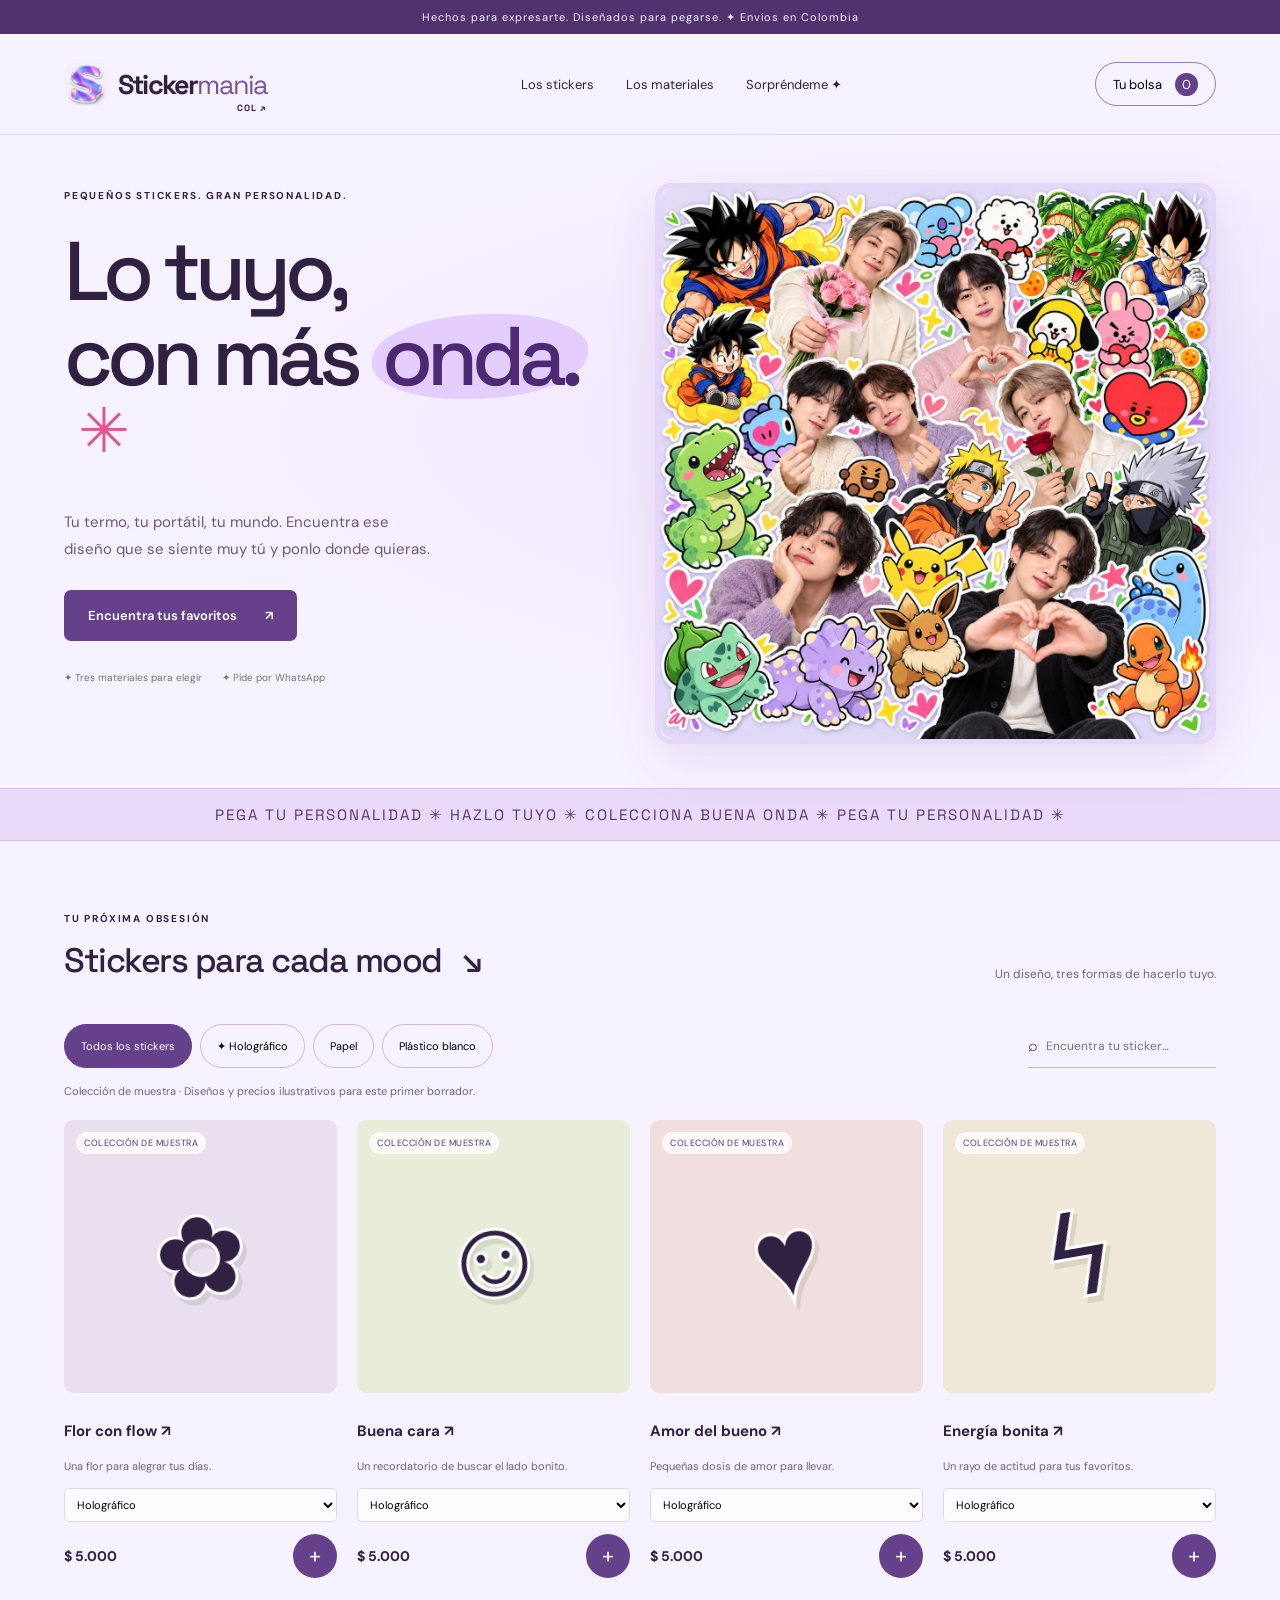
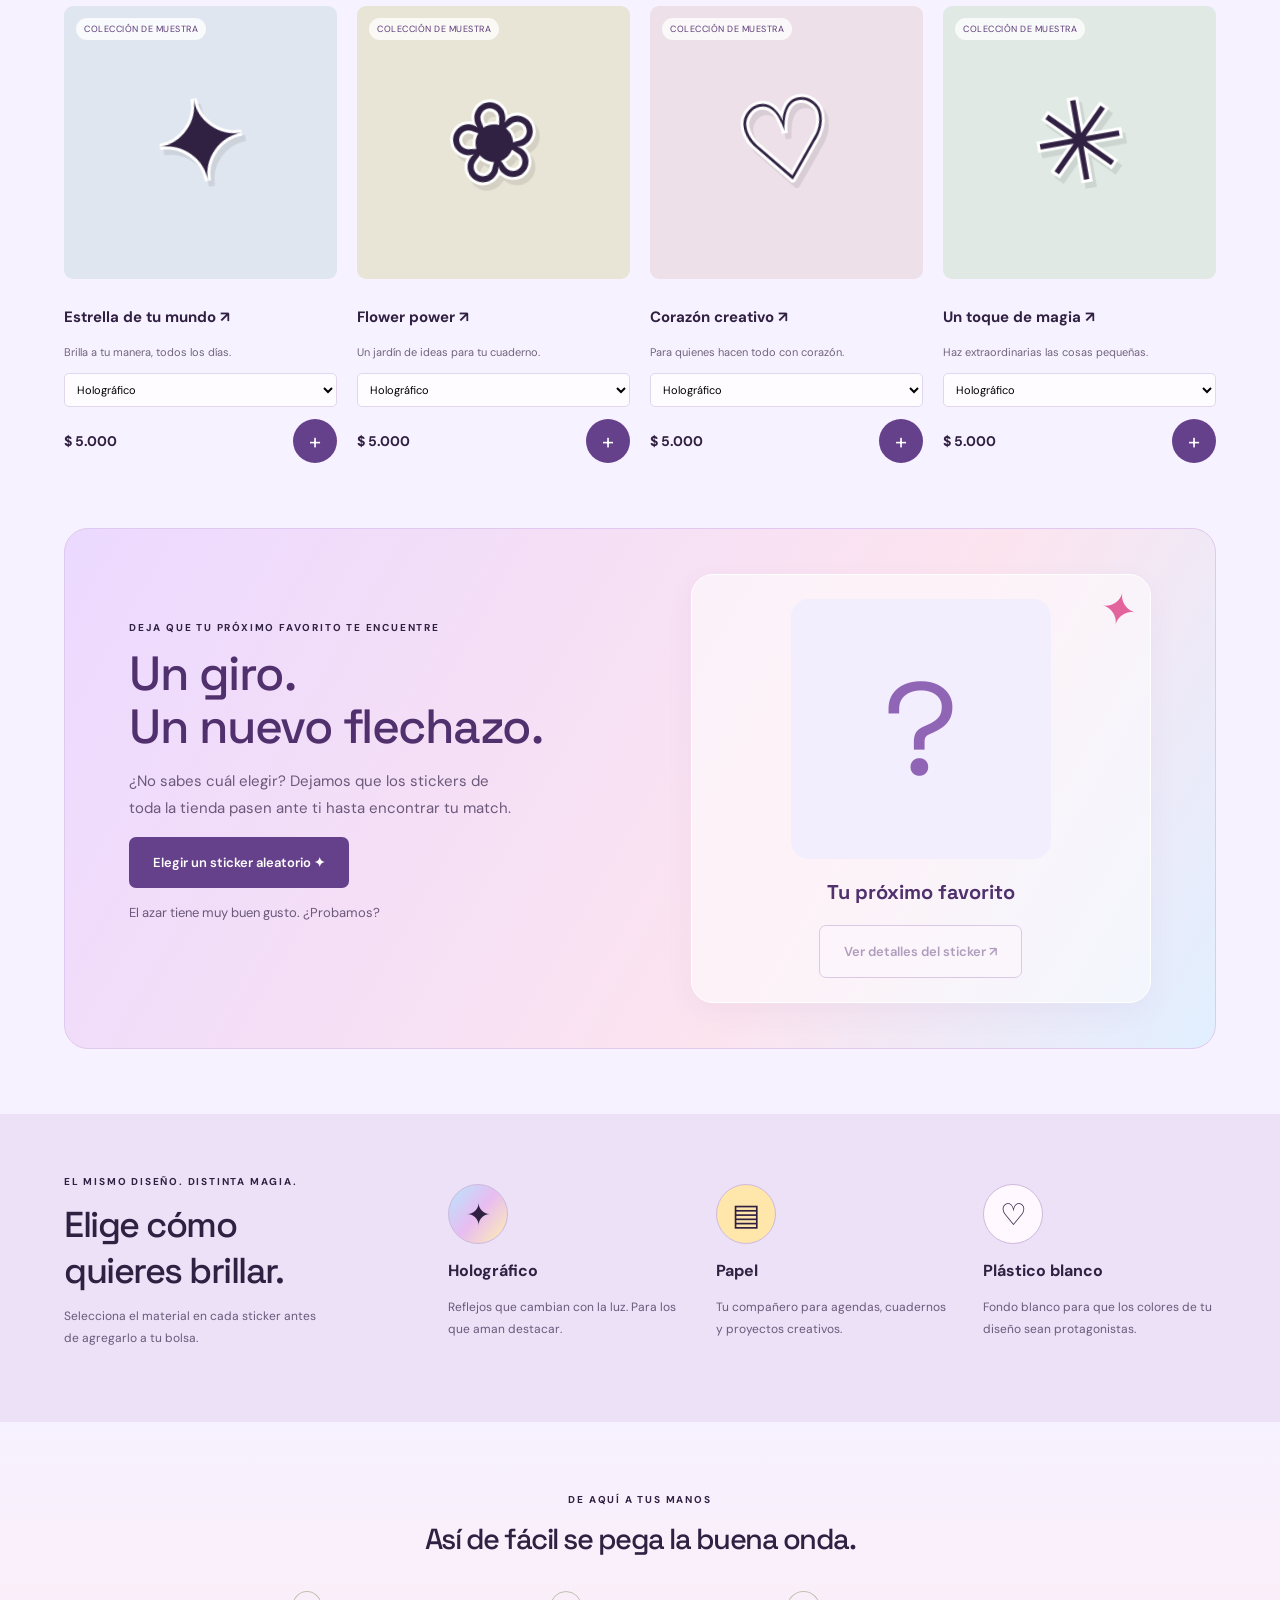
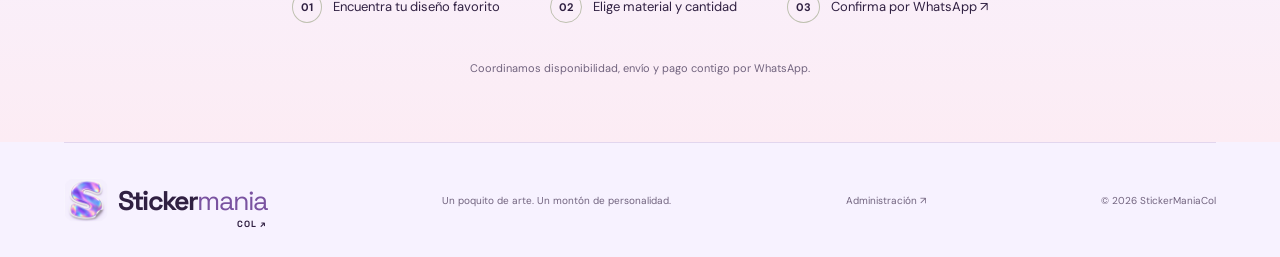
<file: index.html>
<!doctype html>
<html lang="es"><head><meta charset="UTF-8"><meta name="viewport" content="width=device-width,initial-scale=1"><meta name="theme-color" content="#f7f2ff"><meta name="description" content="Stickers con mucha personalidad. Elige tu diseño, material y pide por WhatsApp en StickerManiaCol."><title>StickerManiaCol · Dale personalidad a lo tuyo</title><link rel="icon" type="image/png" sizes="32x32" href="assets/favicon-32-v2.png"><link rel="icon" type="image/png" sizes="192x192" href="assets/logo-symbol-v2.png"><link rel="apple-touch-icon" sizes="180x180" href="assets/apple-touch-icon-v2.png"><link rel="stylesheet" href="styles.css"><script src="app.js" defer></script><script src="surprise.js" defer></script></head>
<body><div class="announcement">Hechos para expresarte. Diseñados para pegarse. ✦ Envíos en Colombia</div><header><a href="index.html" class="logo" aria-label="StickerManiaCol, inicio"><img src="assets/logo-symbol-v2.png" alt="" width="44" height="44"><span class="wordmark">Sticker<span>mania</span><small>COL ↗</small></span></a><nav><a href="#catalogo">Los stickers</a><a href="#materiales">Los materiales</a><a href="#sorpresa">Sorpréndeme ✦</a></nav><button id="cart-open" class="cart-button">Tu bolsa <span id="cart-count">0</span></button></header>
<main><section class="hero"><div class="hero-copy"><span class="eyebrow">PEQUEÑOS STICKERS. GRAN PERSONALIDAD.</span><h1>Lo tuyo,<br>con más <em>onda.</em><span class="spark">✳</span></h1><p>Tu termo, tu portátil, tu mundo. Encuentra ese diseño que se siente muy tú y ponlo donde quieras.</p><a class="button dark" href="#catalogo">Encuentra tus favoritos <span>↗</span></a><div class="hero-foot">✦ Tres materiales para elegir <span>✦ Pide por WhatsApp</span></div></div><div class="hero-art hero-collage"><img class="collage-image" src="assets/sticker-collage.jpg" width="1024" height="1024" fetchpriority="high" alt="Collage de stickers de K-pop, BT21, Dragon Ball, Naruto, Pokémon y dinosaurios"></div></section>
<div class="ticker">PEGA TU PERSONALIDAD ✳ HAZLO TUYO ✳ COLECCIONA BUENA ONDA ✳ PEGA TU PERSONALIDAD ✳</div>
<section id="catalogo" class="catalog"><div class="section-heading"><div><span class="eyebrow">TU PRÓXIMA OBSESIÓN</span><h2>Stickers para cada mood<span>↘</span></h2></div><p>Un diseño, tres formas de hacerlo tuyo.</p></div><div class="catalog-toolbar"><div class="filters" role="group" aria-label="Filtrar por material"><button class="active" data-filter="all">Todos los stickers</button><button data-filter="holografico">✦ Holográfico</button><button data-filter="papel">Papel</button><button data-filter="plastico">Plástico blanco</button></div><label class="search">⌕ <input id="search" type="search" placeholder="Encuentra tu sticker…" aria-label="Buscar stickers"></label></div><p class="demo-note" id="demo-note">Colección de muestra · Diseños y precios ilustrativos para este primer borrador.</p><div id="products" class="products"></div><p id="empty" hidden>No encontramos stickers con esa búsqueda.</p></section>
<section id="sorpresa" class="surprise-section"><div class="surprise-copy"><span class="eyebrow">DEJA QUE TU PRÓXIMO FAVORITO TE ENCUENTRE</span><h2>Un giro.<br>Un nuevo flechazo.</h2><p>¿No sabes cuál elegir? Dejamos que los stickers de toda la tienda pasen ante ti hasta encontrar tu match.</p><button id="surprise-start" class="button dark">Elegir un sticker aleatorio ✦</button><p class="surprise-status" id="surprise-status" role="status">El azar tiene muy buen gusto. ¿Probamos?</p></div><div id="surprise-stage" class="surprise-stage"><span class="surprise-star" aria-hidden="true">✦</span><button id="surprise-preview" class="surprise-preview" aria-label="Ver detalles del sticker elegido"><span class="surprise-question">?</span></button><h3 id="surprise-name">Tu próximo favorito</h3><button id="surprise-result" class="button secondary" disabled>Ver detalles del sticker ↗</button></div></section>
<section id="materiales" class="materials"><div><span class="eyebrow">EL MISMO DISEÑO. DISTINTA MAGIA.</span><h2>Elige cómo <br>quieres brillar.</h2><p>Selecciona el material en cada sticker antes de agregarlo a tu bolsa.</p></div><article><span class="material-icon holo">✦</span><h3>Holográfico</h3><p>Reflejos que cambian con la luz. Para los que aman destacar.</p></article><article><span class="material-icon paper">▤</span><h3>Papel</h3><p>Tu compañero para agendas, cuadernos y proyectos creativos.</p></article><article><span class="material-icon plastic">♡</span><h3>Plástico blanco</h3><p>Fondo blanco para que los colores de tu diseño sean protagonistas.</p></article></section>
<section class="how"><span class="eyebrow">DE AQUÍ A TUS MANOS</span><h2>Así de fácil se pega la buena onda.</h2><div><p><b>01</b> Encuentra tu diseño favorito</p><p><b>02</b> Elige material y cantidad</p><p><b>03</b> Confirma por WhatsApp ↗</p></div><small>Coordinamos disponibilidad, envío y pago contigo por WhatsApp.</small></section></main><footer><a href="index.html" class="logo" aria-label="StickerManiaCol, inicio"><img src="assets/logo-symbol-v2.png" alt="" width="44" height="44"><span class="wordmark">Sticker<span>mania</span><small>COL ↗</small></span></a><p>Un poquito de arte. Un montón de personalidad.</p><a href="admin.html">Administración ↗</a><small>© <span id="year"></span> StickerManiaCol</small></footer>
<dialog id="cart"><div class="dialog-heading"><h2>Tu bolsa <span>✦</span></h2><button id="cart-close" aria-label="Cerrar bolsa">✕</button></div><div id="cart-items"></div><div class="cart-total"><span>Total de productos</span><strong id="cart-total"></strong></div><p class="muted">El envío se acuerda por WhatsApp. El pedido queda sujeto a confirmación.</p><label class="field">Tu nombre (opcional)<input id="customer-name" maxlength="80" placeholder="¿Cómo te llamas?"></label><label class="field">Notas para tu pedido<textarea id="order-notes" maxlength="500" placeholder="Ciudad, indicaciones o algo que quieras contarnos"></textarea></label><button class="button dark" id="checkout">Pedir por WhatsApp ↗</button></dialog><dialog id="sticker-detail" aria-labelledby="detail-title"><div class="dialog-heading"><h2 id="detail-title"></h2><button id="detail-close" aria-label="Cerrar detalles">✕</button></div><div id="detail-art" class="product-art detail-art"></div><p id="detail-description"></p><p id="detail-demo" class="muted" hidden>Diseño y precio de muestra de este borrador.</p><label class="field">Elige el material<select id="detail-material"></select></label><div class="detail-bottom"><strong id="detail-price"></strong><button id="detail-add" class="button dark">Agregar a mi bolsa +</button></div></dialog><div id="toast" role="status"></div></body></html>
</file>
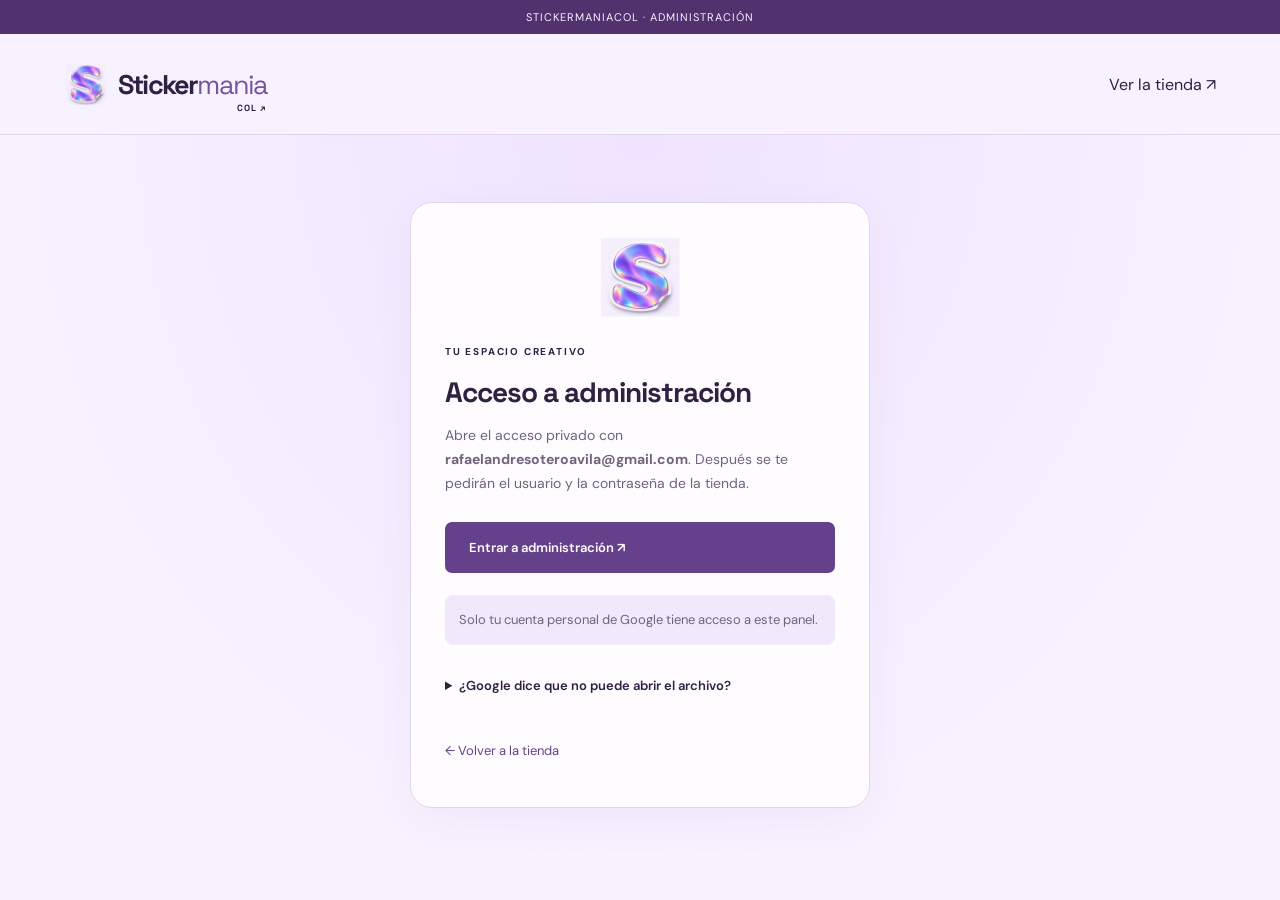
<file: admin.html>
<!doctype html>
<html lang="es"><head><meta charset="UTF-8"><meta name="viewport" content="width=device-width,initial-scale=1"><meta name="robots" content="noindex,nofollow"><meta name="theme-color" content="#f7f2ff"><title>Acceso a administración · StickerManiaCol</title><link rel="icon" type="image/png" sizes="32x32" href="assets/favicon-32-v2.png"><link rel="apple-touch-icon" href="assets/apple-touch-icon-v2.png"><link rel="stylesheet" href="styles.css"></head>
<body><div class="announcement">STICKERMANIACOL · ADMINISTRACIÓN</div><header><a class="logo" href="index.html" aria-label="StickerManiaCol, inicio"><img src="assets/logo-symbol-v2.png" alt="" width="44" height="44"><span class="wordmark">Sticker<span>mania</span><small>COL ↗</small></span></a><a href="index.html">Ver la tienda ↗</a></header>
<main class="login-main"><section class="login-card" aria-labelledby="login-title"><img class="login-symbol" src="assets/logo-symbol-v2.png" width="80" height="80" alt=""><span class="eyebrow">TU ESPACIO CREATIVO</span><h1 id="login-title">Acceso a administración</h1>
<p>Abre el acceso privado con <strong>rafaelandresoteroavila@gmail.com</strong>. Después se te pedirán el usuario y la contraseña de la tienda.</p><a class="button dark login-submit" id="private-access-link" href="https://script.google.com/macros/s/AKfycbw0k5e82NzuSZ7t0lenQGdKAOdHnWjCoQfDfiaFUlwE_Ag7RpkzxRWwPGrtB8LLWZlo/exec">Entrar a administración ↗</a><p id="login-status" class="login-status" role="status">Solo tu cuenta personal de Google tiene acceso a este panel.</p><details class="access-help"><summary>¿Google dice que no puede abrir el archivo?</summary><p>Puede ocurrir cuando el navegador usa otra cuenta de Google o tiene varias abiertas. Abre esta página en una ventana privada o de incógnito, inicia sesión únicamente con tu Gmail personal y pulsa «Entrar a administración».</p><p>No necesitas volver a autorizar el proyecto ni cambiar la contraseña.</p></details><a class="login-back" href="index.html">← Volver a la tienda</a></section></main></body></html>
</file>
<file: styles.css>
@import url('https://fonts.googleapis.com/css2?family=DM+Sans:wght@400;500;600;700&family=Space+Grotesk:wght@400;500;600;700&display=swap');
[hidden]{display:none!important}
:root{--ink:#24271f;--cream:#f6f3ec;--lime:#d5ef70;--muted:#707168;--line:#deded4}*{box-sizing:border-box}html{scroll-behavior:smooth;scroll-padding-top:30px}body{margin:0;background:var(--cream);color:var(--ink);font-family:'DM Sans',sans-serif}button,input,select,textarea{font:inherit}button,a,input,select,textarea{touch-action:manipulation}button,a{ -webkit-tap-highlight-color:transparent}button{cursor:pointer}a{color:inherit;text-decoration:none}button:focus-visible,a:focus-visible{outline:3px solid #8070b6;outline-offset:4px}.announcement{background:var(--ink);color:var(--cream);font-size:11px;text-align:center;padding:10px;letter-spacing:1px}header{max-width:1380px;margin:auto;display:flex;align-items:center;justify-content:space-between;padding:28px 5%;border-bottom:1px solid var(--line)}.logo{font-family:'Space Grotesk',sans-serif;font-weight:700;font-size:27px;letter-spacing:-1.8px;position:relative}.logo span{font-weight:400}.logo small{font-size:9px;letter-spacing:1px;position:absolute;right:0;bottom:-12px}nav{display:flex;gap:32px;font-size:13px}.cart-button{border:1px solid var(--ink);border-radius:30px;background:none;padding:10px 17px;font-size:13px}.cart-button span{background:var(--ink);color:white;padding:3px 7px;border-radius:50%;margin-left:10px}.hero{max-width:1380px;margin:auto;display:grid;grid-template-columns:1fr 1fr;min-height:570px;padding:48px 5% 44px;gap:30px}.eyebrow{font-size:10px;font-weight:700;letter-spacing:1.8px}.hero h1{font-family:'Space Grotesk',sans-serif;font-size:clamp(60px,6.5vw,98px);line-height:1.02;letter-spacing:-6px;margin:25px 0;position:relative;font-weight:500}.hero h1 em{font-style:normal;background:var(--lime);padding:0 10px;border-radius:55% 40%;display:inline-block}.spark{font-size:62px;vertical-align:top;margin-left:14px}.hero p{color:#64665c;font-size:15px;line-height:1.8;max-width:370px}.button{display:inline-flex;justify-content:space-between;align-items:center;gap:28px;padding:17px 24px;border-radius:7px;font-weight:600;font-size:13px;border:0}.dark{background:var(--ink);color:white}.hero .button{margin-top:12px}.hero-foot{font-size:10px;margin-top:30px;color:#74766a;display:flex;gap:20px}.hero-art{background:#e9e6f1;position:relative;border-radius:16px;overflow:hidden;min-height:450px;background-image:radial-gradient(#b9b2c5 .8px,transparent .8px);background-size:20px 20px}.art-note{position:absolute;right:30px;top:28px;font-size:14px;transform:rotate(7deg)}.sticker{position:absolute;filter:drop-shadow(4px 9px 0 #35302b18);-webkit-text-stroke:7px white;paint-order:stroke fill;line-height:1}.flower{color:#df724b;font-size:210px;top:20px;left:30px;transform:rotate(-13deg)}.smile{background:#d5ef70;color:#343d24;border:9px solid white;border-radius:50%;font-family:Arial;font-size:140px;right:32px;top:105px;transform:rotate(15deg);-webkit-text-stroke:0;width:167px;height:167px;display:grid;place-content:center}.word{font-family:'Space Grotesk',sans-serif;background:#b9adcf;border:8px solid white;padding:18px 24px;border-radius:30% 20%;font-size:35px;font-weight:700;bottom:55px;left:40px;transform:rotate(-12deg);text-align:center;-webkit-text-stroke:0}.word i{color:#faf9f2}.bolt{color:#ffe489;font-size:180px;right:52px;bottom:25px;transform:rotate(15deg)}.heart{color:#d17598;font-size:85px;top:12px;right:44px;transform:rotate(15deg)}.art-bottom{position:absolute;bottom:17px;left:29px;font-size:10px;letter-spacing:1px}.ticker{background:var(--lime);border-block:1px solid var(--ink);padding:16px;text-align:center;font-family:'Space Grotesk',sans-serif;font-size:15px;letter-spacing:2px;white-space:nowrap;overflow:hidden}.catalog{max-width:1380px;margin:auto;padding:65px 5%}.section-heading{display:flex;justify-content:space-between;align-items:end;gap:20px}h2{font-family:'Space Grotesk',sans-serif;font-weight:500;font-size:34px;letter-spacing:-1.5px;margin:12px 0}.section-heading h2 span{margin-left:20px}.section-heading p{color:var(--muted);font-size:12px}.catalog-toolbar{display:flex;justify-content:space-between;gap:15px;margin:30px 0 16px}.filters{display:flex;gap:8px;flex-wrap:wrap}.filters button{background:transparent;border:1px solid #d3d4c8;border-radius:25px;padding:10px 16px;font-size:11px}.filters button.active{background:var(--ink);border-color:var(--ink);color:white}.search{border-bottom:1px solid #bbbfb0;display:flex;align-items:center;gap:8px}.search input{background:none;border:0;padding:10px 0;width:170px;outline:none;font-size:12px}.demo-note{font-size:11px;color:var(--muted);margin-bottom:22px}.products{display:grid;grid-template-columns:repeat(4,1fr);gap:28px 20px}.product-art{aspect-ratio:1;display:grid;place-items:center;position:relative;border-radius:9px;overflow:hidden;background:#eeede6}.product-art img{width:100%;height:100%;object-fit:contain;padding:20px}.product-art .sample{font-size:110px;filter:drop-shadow(3px 6px 0 #00000016);-webkit-text-stroke:6px white;paint-order:stroke fill;transform:rotate(-10deg);font-family:Arial}.product-art .tag{position:absolute;top:12px;left:12px;padding:5px 8px;border-radius:20px;background:#ffffffc9;font-size:9px;letter-spacing:.5px}.product h3{font-size:15px;margin:16px 0 5px}.product p{font-size:11px;line-height:1.6;color:var(--muted);margin:0 0 12px}.product select{width:100%;background:none;border:1px solid var(--line);padding:8px;border-radius:5px;font-size:11px}.product-bottom{display:flex;justify-content:space-between;align-items:center;margin-top:12px}.product-bottom strong{font-size:14px}.add{background:var(--ink);color:white;border:0;border-radius:50%;width:31px;height:31px;font-size:22px}.materials{background:#ece9df;display:grid;grid-template-columns:1.5fr 1fr 1fr 1fr;gap:35px;padding:55px max(5%,calc((100vw - 1242px)/2))}.materials h2{font-size:36px}.materials p{font-size:12px;line-height:1.8;color:#6a6b60;max-width:260px}.materials article{padding:15px 0}.materials h3{font-size:16px}.material-icon{display:grid;place-content:center;height:60px;width:60px;border-radius:50%;font-size:30px;border:1px solid #c5c4b8}.holo{background:linear-gradient(130deg,#b9e6df,#ddd1f0,#eae8b3)}.paper{background:#e4caa6}.plastic{background:white}.how{text-align:center;padding:65px 5%}.how h2{font-size:29px}.how>div{display:flex;justify-content:center;gap:50px;margin:28px 0}.how p{font-size:13px}.how b{font-size:11px;border:1px solid #bfc1b1;padding:8px;border-radius:50%;margin-right:8px}.how small{color:var(--muted);font-size:11px}footer{border-top:1px solid var(--line);margin:0 5%;padding:35px 0;display:flex;align-items:center;justify-content:space-between;gap:25px}footer p,footer>a:not(.logo),footer>small{font-size:10px;color:var(--muted)}dialog{background:var(--cream);color:var(--ink);border:0;border-radius:15px;width:min(520px,94vw);max-height:90vh;padding:28px}dialog::backdrop{background:#20251d88;backdrop-filter:blur(4px)}.dialog-heading{display:flex;align-items:center;justify-content:space-between}.dialog-heading h2{font-size:28px}.dialog-heading button{background:none;border:0;font-size:22px}.cart-row{padding:18px 0;border-bottom:1px solid var(--line);display:flex;justify-content:space-between;gap:12px}.cart-row h3{font-size:14px;margin:0 0 5px}.cart-row small{font-size:11px;color:var(--muted)}.quantity{display:flex;align-items:center;gap:12px;margin-top:10px}.quantity button{border:1px solid var(--line);background:transparent;border-radius:4px;padding:2px 9px}.remove{font-size:11px;background:none;border:0;text-decoration:underline;color:var(--muted)}.cart-total{display:flex;justify-content:space-between;margin-top:24px}.muted{font-size:12px;color:var(--muted);line-height:1.7}.field{display:flex;flex-direction:column;gap:7px;font-size:12px;margin:16px 0}.field input,.field textarea,.field select{padding:12px;border:1px solid #cccfc1;border-radius:5px;background:#fffefa;min-width:0}textarea{min-height:80px;resize:vertical}#checkout{width:100%;margin-top:6px}button:disabled{opacity:.45;cursor:not-allowed}#toast{position:fixed;bottom:24px;left:50%;transform:translate(-50%,20px);padding:13px 23px;background:var(--ink);color:white;border-radius:30px;font-size:13px;opacity:0;pointer-events:none;transition:.2s;z-index:10}#toast.show{opacity:1;transform:translate(-50%,0)}.admin-main{max-width:1100px;margin:auto;padding:50px 5%}.admin-intro{max-width:700px}.admin-panel{background:#fffdf7;border:1px solid var(--line);border-radius:12px;padding:24px;margin:25px 0}.admin-panel h2{font-size:23px}.form-grid{display:grid;grid-template-columns:1fr 1fr;gap:0 20px}.price-grid{display:grid;grid-template-columns:repeat(3,1fr);gap:15px}.full{grid-column:1/-1}.admin-actions{display:flex;gap:12px;flex-wrap:wrap;margin-top:18px}.secondary{background:transparent;border:1px solid var(--ink);color:var(--ink)}.bulk-wrap{overflow:auto}table{width:100%;border-collapse:collapse;font-size:12px;min-width:780px}th,td{text-align:left;padding:10px;border-bottom:1px solid var(--line)}td input{width:100%;min-width:90px;padding:8px;border:1px solid var(--line);border-radius:4px}th{font-size:10px}td button{border:0;background:none}.admin-list-row{display:flex;justify-content:space-between;gap:15px;align-items:center;border-bottom:1px solid var(--line);padding:15px 0}.admin-list-row p{font-size:12px;color:var(--muted)}.admin-list-row button{border:1px solid var(--line);background:none;padding:7px 10px;border-radius:5px}.status{font-size:12px;line-height:1.6;color:#62568a}code{font-size:11px;overflow-wrap:anywhere}.file-label{cursor:pointer}.admin-preview{width:50px;height:50px;object-fit:contain;border-radius:5px}.row-info{display:flex;gap:15px;align-items:center}.error{color:#a43131}.admin-panel details{font-size:12px;line-height:1.8}.admin-panel summary{cursor:pointer;font-weight:bold}
@media(min-width:1500px){.hero{min-height:650px}.hero-art{min-height:510px}.flower{font-size:250px}.smile{top:145px}.word{bottom:65px}.bolt{bottom:45px}}@media(max-width:900px){.hero h1{font-size:70px}.hero{gap:20px}.spark{display:none}.hero-art{min-height:420px}.flower{font-size:160px;left:10px}.smile{font-size:115px;width:135px;height:135px;right:10px;top:130px}.word{font-size:25px;left:15px}.bolt{font-size:130px;right:15px}.products{grid-template-columns:repeat(3,1fr)}.catalog-toolbar{flex-wrap:wrap}.materials{grid-template-columns:1fr 1fr}.how>div{gap:20px}footer{flex-wrap:wrap}.hero-foot{flex-direction:column;gap:8px}}@media(max-width:600px){header{padding:24px 6%}.logo{font-size:23px}nav{display:none}.hero{grid-template-columns:1fr;padding:35px 6%}.hero h1{font-size:72px;letter-spacing:-4px}.hero p{font-size:14px}.hero-foot{flex-direction:row;margin-top:20px;gap:12px;font-size:9px}.hero-art{min-height:350px;margin-top:12px}.flower{font-size:180px;left:20px;top:0}.smile{right:25px;top:95px}.heart{right:30px}.word{bottom:30px;left:25px}.bolt{right:35px;bottom:20px}.art-bottom{display:none}.catalog{padding:40px 6%}.section-heading{display:block}h2{font-size:28px}.section-heading h2 span{display:none}.products{grid-template-columns:repeat(2,1fr);gap:25px 14px}.product-art .sample{font-size:85px}.filters{gap:6px}.filters button{padding:9px 11px;font-size:10px}.search{width:100%}.search input{width:100%}.materials{padding:35px 6%;gap:20px}.materials>div{grid-column:1/-1}.materials article:last-child{grid-column:1/-1}.materials h2 br{display:none}.how{padding:40px 6%}.how>div{flex-direction:column;gap:5px;align-items:start}.how h2{font-size:27px}.form-grid,.price-grid{grid-template-columns:1fr}.admin-panel{padding:18px}.admin-list-row{align-items:start;flex-direction:column}.announcement{font-size:9px}.section-heading p{line-height:1.6}footer{padding-bottom:35px}footer p{width:100%}}

/* Collage principal: muestra la composición completa en todos los dispositivos. */
.hero-art.hero-collage{min-height:0;aspect-ratio:1;align-self:center;background:#e9e6f1;line-height:0}.collage-image{display:block;width:100%;height:100%;object-fit:contain}.hero-collage .collage-image{border-radius:16px}@media(max-width:600px){.hero-art.hero-collage{min-height:0;width:100%;margin-top:12px}}
/* Adaptación automática para pantallas táctiles y celulares. */
html{-webkit-text-size-adjust:100%;text-size-adjust:100%}
img{max-width:100%}
.hero>*{min-width:0}.product,.row-info,.row-info>div,.admin-panel{min-width:0}
.product h3,.product p,.cart-row h3,.admin-list-row strong,.admin-list-row p{overflow-wrap:anywhere}
button,.button,.file-label{min-height:44px}
.add{width:44px;height:44px;flex-shrink:0}
.quantity{flex-wrap:wrap;gap:8px}.quantity button{min-width:44px;min-height:44px}
.dialog-heading button{min-width:44px}
dialog{max-height:90vh;max-height:90dvh;overscroll-behavior:contain}
input:focus-visible,select:focus-visible,textarea:focus-visible{outline:2px solid #8070b6;outline-offset:2px}
#toast{max-width:calc(100vw - 32px);width:max-content;text-align:center;bottom:max(24px,env(safe-area-inset-bottom))}
@media(max-width:760px){
 header{flex-wrap:wrap;gap:22px;padding:22px 6%}
 header nav{display:flex;order:3;width:100%;justify-content:center;gap:30px}
 header nav a{display:flex;align-items:center;min-height:44px;font-size:14px}
 .hero{grid-template-columns:minmax(0,1fr);padding:28px 6% 32px;min-height:0;gap:24px}
 .hero h1{font-size:clamp(48px,12vw,78px);letter-spacing:-3px;margin:18px 0;line-height:1.04}
 .hero p{max-width:100%;font-size:16px;line-height:1.65}
 .hero .button{width:100%;font-size:15px}
 .hero-foot{flex-direction:row;flex-wrap:wrap;gap:8px 18px;font-size:11px;margin-top:20px}
 .hero-art.hero-collage{width:100%;max-width:520px;justify-self:center;margin-top:0}
 .eyebrow{font-size:10px;line-height:1.7}
 .section-heading{display:block}.section-heading h2{font-size:clamp(26px,6vw,34px)}
 .section-heading p,.demo-note{font-size:13px;line-height:1.6}
 .products{grid-template-columns:repeat(2,minmax(0,1fr));gap:28px 14px}
 .product-art .tag{font-size:8px;left:6px;top:8px;padding:4px 6px;max-width:calc(100% - 12px)}
 .product-art img{padding:12px}.product h3{font-size:16px}.product p{font-size:13px}
 .product select{min-height:44px;font-size:16px;padding:8px 4px;min-width:0;max-width:100%}
 .product-bottom{gap:6px}.product-bottom strong{font-size:15px}
 .catalog-toolbar{flex-direction:column;gap:16px}.filters button{font-size:13px;padding:10px 13px}
 .search{width:100%}.search input{width:100%;min-width:0;min-height:48px;font-size:16px}
 .materials{grid-template-columns:repeat(2,minmax(0,1fr));padding:35px 6%;gap:20px}
 .materials>div{grid-column:1/-1}.materials p{font-size:14px;max-width:none}.materials h3{font-size:17px}
 .how>div{flex-direction:column;align-items:flex-start;gap:8px}.how p{font-size:14px;text-align:left}.how small{font-size:13px;line-height:1.7}
 footer{align-items:flex-start;gap:24px}footer p,footer>a:not(.logo),footer>small{font-size:12px}footer>a:not(.logo){min-height:44px;display:flex;align-items:center}
 dialog{padding:20px;width:calc(100% - 20px);max-width:520px}.cart-row{flex-wrap:wrap}.cart-row>div{flex:1;min-width:160px}.cart-row small,.muted{font-size:13px}
 .field{font-size:14px}.field input,.field select,.field textarea{font-size:16px;width:100%;min-height:46px}
 .button{font-size:14px;gap:12px;padding:14px 18px}
 .admin-main{padding:30px 5%}.admin-main h1{font-size:28px;overflow-wrap:anywhere}
 .admin-panel{padding:16px}.form-grid,.price-grid{grid-template-columns:minmax(0,1fr)}
 .admin-actions{width:100%;gap:10px}.admin-actions>*{width:100%;justify-content:center;white-space:normal;text-align:center}
 .admin-panel .section-heading h2 span{display:inline;margin-left:8px}
 .admin-list-row{flex-direction:column;align-items:stretch}.row-info{align-items:flex-start}.admin-preview{flex-shrink:0}
 .admin-list-row>div:last-child{display:flex;gap:10px}.admin-list-row>div:last-child button{flex:1}
 /* Cada fila de carga masiva se convierte en una tarjeta en celular. */
 .bulk-wrap{overflow:visible}table{display:block;min-width:0}thead{display:none}tbody{display:block}
 tbody tr{display:grid;grid-template-columns:minmax(0,1fr);gap:12px;border:1px solid var(--line);border-radius:8px;margin-top:18px;padding:14px}
 tbody td{display:block;padding:0;border:0;min-width:0}td input{min-width:0;min-height:46px;font-size:16px;width:100%}
 tbody td::before{display:block;font-size:12px;font-weight:600;margin-bottom:6px}
 tbody td:nth-child(1)::before{content:'Nombre'}tbody td:nth-child(2)::before{content:'URL de imagen'}tbody td:nth-child(3)::before{content:'Descripción'}
 tbody td:nth-child(4)::before{content:'Holográfico · COP'}tbody td:nth-child(5)::before{content:'Papel · COP'}tbody td:nth-child(6)::before{content:'Plástico blanco · COP'}
 tbody td:last-child button{border:1px solid var(--line);border-radius:5px;width:100%;font-size:18px}
}
@media(max-width:350px){
 header{padding-inline:5%;gap:18px}.logo{font-size:22px}.cart-button{padding:10px 12px;font-size:12px}.cart-button span{margin-left:4px}
 .products{grid-template-columns:minmax(0,1fr)}.product-art{max-height:280px}.product select{padding:10px}
 .materials{grid-template-columns:minmax(0,1fr)}.materials>*{grid-column:1/-1}
}
@media(prefers-reduced-motion:reduce){html{scroll-behavior:auto}*,*::before,*::after{transition:none!important}}
/* Colores tomados del collage: lila, rosa frambuesa, azul y amarillo. */
:root{--ink:#302042;--cream:#f7f2ff;--lime:#e5d6ff;--muted:#71637e;--line:#e2d6ee}
body{background:var(--cream)}.announcement{background:#52316f}.logo span{color:#7952a0}
header{background:#f7f2ff}.hero{background:radial-gradient(ellipse at 90% 45%,#e5d6fc88,transparent 65%)}
.hero h1 em{background:#e3ceff;color:#4d2873}.spark{color:#df598f}.hero p{color:#6b597b}
.hero-art.hero-collage{box-shadow:0 16px 50px #6334931a;border:5px solid #e5d6fa}
.dark,.add{background:#66418b}.dark:hover,.add:hover{background:#4d286f}.ticker{background:#e9dafa;color:#5a3576;border-color:#d8bfe9}
.cart-button{border-color:#9b7ab9}.cart-button span{background:#66418b}
.filters button.active{background:#66418b;border-color:#66418b}.filters button{border-color:#cdb9dc}
.materials{background:#ece1f7}.materials p{color:#6b597b}.material-icon{border-color:#cfb9de}
.paper{background:#ffe6ab}.plastic{background:#fff9ff}.holo{background:linear-gradient(130deg,#b7e6fc,#e8bcf1,#fff1b0)}
.product-art{background:#eee5f8}.product select{background:#fffcff}.product-art .tag{color:#5c3978}
.product-detail-link{padding:0;text-align:left;background:none;border:0;color:inherit;font-weight:700;min-height:44px}
.product-detail-link:hover{text-decoration:underline;text-underline-offset:4px}
.how{background:linear-gradient(180deg,#f7f2ff,#fcecf4)}
.surprise-section{max-width:1242px;margin:0 auto 65px;padding:45px 5%;display:grid;grid-template-columns:1.1fr 1fr;gap:55px;align-items:center;background:linear-gradient(120deg,#ecd9ff,#fce4ef 65%,#e1efff);border:1px solid #e0c9ee;border-radius:24px}
.surprise-copy h2{font-size:48px;line-height:1.1;color:#50306d}.surprise-copy>p{font-size:15px;line-height:1.8;max-width:390px;color:#6b597b}
.surprise-copy .surprise-status{font-size:13px;min-height:48px;max-width:420px}
.surprise-stage{position:relative;text-align:center;min-width:0;background:#ffffff8c;border:1px solid #fff;border-radius:22px;padding:24px;box-shadow:0 10px 30px #65368a0d}
.surprise-preview{display:grid;place-items:center;width:100%;max-width:260px;aspect-ratio:1;border:0;border-radius:18px;margin:0 auto;background:#f3eefe;overflow:hidden;cursor:pointer}
.surprise-preview img{width:100%;height:100%;object-fit:contain;padding:18px}.surprise-preview .sample{font-family:Arial;font-size:130px;line-height:1;filter:drop-shadow(3px 5px 0 #57377520);-webkit-text-stroke:6px white;paint-order:stroke fill}
.surprise-question{font-family:'Space Grotesk',sans-serif;font-size:130px;color:#9165b5;line-height:1}
.surprise-stage h3{font-family:'Space Grotesk',sans-serif;font-size:20px;color:#50306d;margin:20px 0}
.surprise-star{position:absolute;top:5px;right:12px;font-size:45px;color:#e3639d;transform:rotate(12deg)}
.surprise-stage .secondary{background:#fff8ff;border-color:#b495ce;color:#5a3576}
.is-spinning .surprise-preview{box-shadow:0 0 0 5px #d9b1f3}
.detail-art{width:min(100%,300px);margin:16px auto}.detail-art .sample{font-size:150px}
#detail-description{font-size:15px;line-height:1.7;color:var(--muted)}.detail-bottom{display:flex;justify-content:space-between;align-items:center;gap:15px}.detail-bottom strong{font-size:22px}
@media(max-width:1350px){.surprise-section{margin-inline:5%}}
@media(max-width:760px){header nav{gap:8px 18px;flex-wrap:wrap}header nav a{font-size:13px}.surprise-section{grid-template-columns:minmax(0,1fr);margin:0 6% 40px;padding:26px 20px;gap:22px}.surprise-copy h2{font-size:36px}.surprise-copy .button{width:100%;justify-content:center}.surprise-copy>p{font-size:15px}.surprise-stage{padding:20px 14px}.surprise-preview{max-width:240px}.detail-bottom{flex-wrap:wrap}.detail-bottom .button{width:100%;justify-content:center}.hero-art.hero-collage{border-width:3px}}
.logo{display:inline-flex;align-items:center;gap:10px;flex-shrink:0}.logo>img{width:44px;height:44px;object-fit:contain;border-radius:12px}.logo>.wordmark{position:relative;color:var(--ink);font-weight:700}.logo>.wordmark>span{font-weight:400;color:#7952a0}
@media(max-width:760px){.logo{gap:7px;font-size:23px}.logo>img{width:36px;height:36px;border-radius:9px}}
@media(max-width:350px){.logo{font-size:20px;gap:5px}.logo>img{width:30px;height:30px}.cart-button{font-size:11px;padding:10px}}
.login-main{min-height:calc(100vh - 160px);display:grid;place-items:center;padding:45px 6%;background:radial-gradient(ellipse at top,#e9d6ff88,transparent 70%)}
.login-card{width:100%;max-width:460px;border:1px solid var(--line);border-radius:22px;background:#fffcff;padding:34px;box-shadow:0 12px 45px #6334930d}
.login-symbol{display:block;margin:0 auto 22px}.login-card h1{font-family:'Space Grotesk',sans-serif;font-size:28px;letter-spacing:-1px;margin:14px 0}.login-card>p{font-size:14px;line-height:1.7;color:var(--muted)}
.login-card .field input{width:100%;font-size:16px;min-height:48px}.password-toggle{display:flex;gap:10px;align-items:center;font-size:13px;min-height:44px}.password-toggle input{width:18px;height:18px;accent-color:#66418b}
.login-submit{width:100%;margin-top:12px}.login-card .login-status{padding:14px;background:#f1e8fb;border-radius:8px;font-size:13px;margin-top:22px}.login-back{display:inline-flex;align-items:center;min-height:44px;font-size:13px;color:#66418b}
@media(max-width:400px){.login-main{padding:28px 5%}.login-card{padding:24px 20px}.login-card h1{font-size:25px}}
.access-help{margin:20px 0;font-size:13px;line-height:1.7;color:var(--muted)}.access-help summary{cursor:pointer;color:var(--ink);min-height:44px;padding-block:10px;font-weight:600}
</file>
